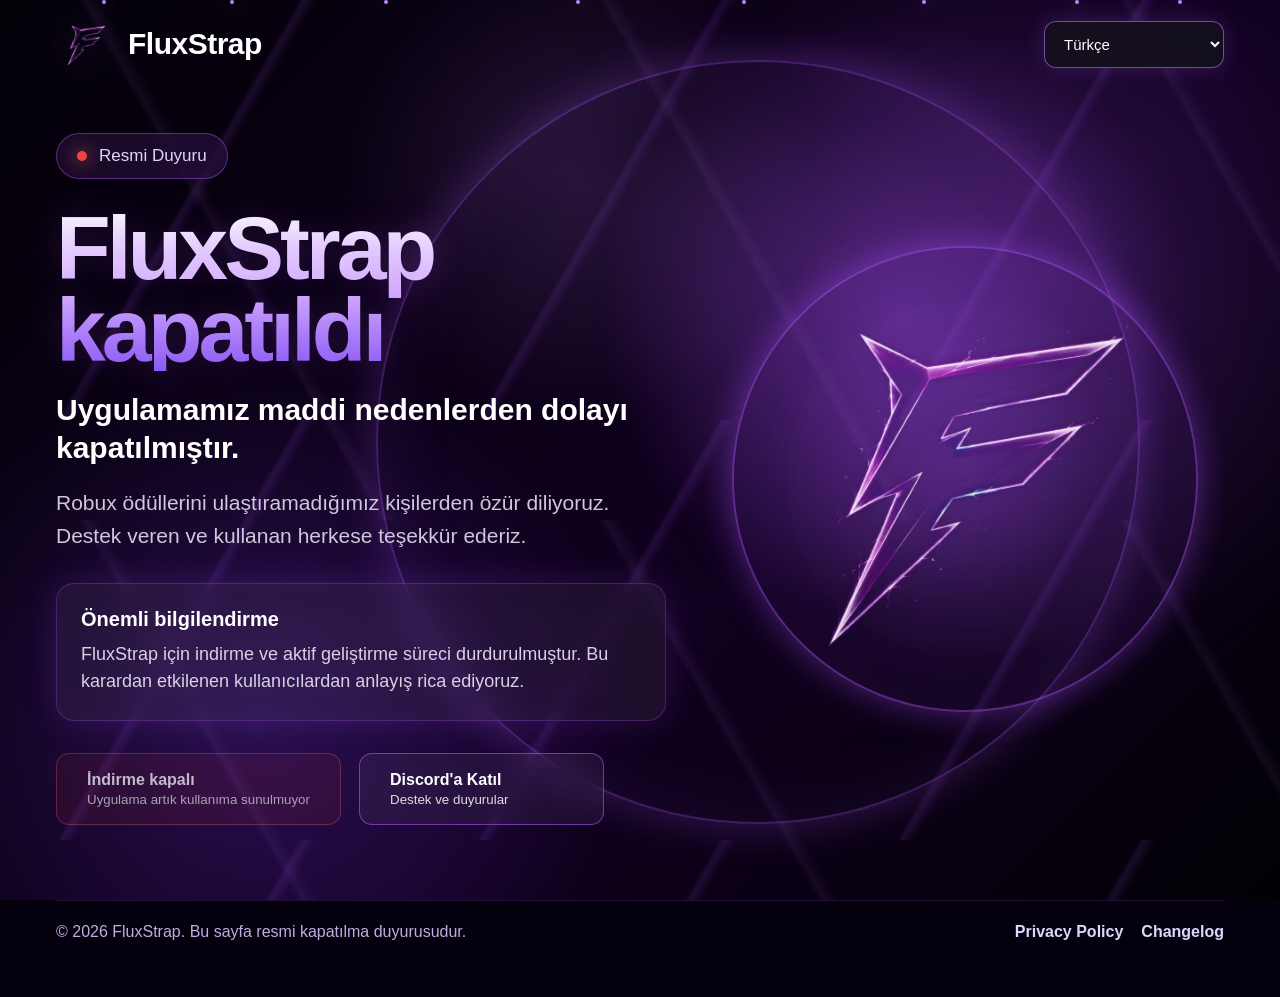
<file: index.html>
<!DOCTYPE html>
<html lang="tr">
<head>
<meta charset="UTF-8" />
<meta name="viewport" content="width=device-width, initial-scale=1.0" />
<title>FluxStrap - Closed</title>
<meta name="description" content="FluxStrap has been closed. We apologize to users whose Robux rewards could not be delivered due to financial reasons." />
<meta name="author" content="FluxStrap" />
<meta name="application-name" content="FluxStrap" />
<meta name="robots" content="index, follow" />
<meta name="theme-color" content="#7c3aed" />

<link rel="canonical" href="https://fluxstrappp.github.io/" />

<link rel="icon" href="/favicon.ico?v=32" type="image/x-icon" sizes="any">
<link rel="shortcut icon" href="/favicon.ico?v=32" type="image/x-icon">
<link rel="apple-touch-icon" sizes="180x180" href="/apple-touch-icon.png?v=32">
<link rel="icon" type="image/png" sizes="32x32" href="/favicon-32x32.png?v=30">
<link rel="icon" type="image/png" sizes="512x512" href="/favicon-512x512.png?v=32">

<meta property="og:type" content="website" />
<meta property="og:site_name" content="FluxStrap" />
<meta property="og:title" content="FluxStrap - Closed" />
<meta property="og:description" content="FluxStrap has been closed. We apologize to users whose Robux rewards could not be delivered due to financial reasons." />
<meta property="og:url" content="https://fluxstrappp.github.io/" />
<meta property="og:image" content="https://fluxstrappp.github.io/flux.png?v=32" />
<meta property="og:image:secure_url" content="https://fluxstrappp.github.io/flux.png?v=32" />
<meta property="og:image:type" content="image/png" />
<meta property="og:image:alt" content="FluxStrap Logo" />

<meta name="twitter:card" content="summary_large_image" />
<meta name="twitter:title" content="FluxStrap - Closed" />
<meta name="twitter:description" content="FluxStrap has been closed. We apologize to users whose Robux rewards could not be delivered due to financial reasons." />
<meta name="twitter:image" content="https://fluxstrappp.github.io/flux.png?v=32" />

<style>
* {
  box-sizing: border-box;
}

html {
  scroll-behavior: smooth;
}

body {
  margin: 0;
  min-height: 100vh;
  overflow-x: hidden;
  color: #ffffff;
  font-family: Arial, Helvetica, sans-serif;
  background: #05000d;
}

/* Background */
body::before {
  content: "";
  position: fixed;
  inset: 0;
  z-index: -6;
  background:
    radial-gradient(circle at 70% 35%, rgba(168, 85, 247, 0.38), transparent 28%),
    radial-gradient(circle at 20% 80%, rgba(124, 58, 237, 0.26), transparent 30%),
    radial-gradient(circle at 45% 20%, rgba(192, 132, 252, 0.16), transparent 24%),
    linear-gradient(135deg, #030008, #10001f 60%, #020005);
}

body::after {
  content: "";
  position: fixed;
  inset: 0;
  z-index: -5;
  background-image:
    linear-gradient(120deg, transparent 0 45%, rgba(168, 85, 247, 0.15) 46%, transparent 48%),
    linear-gradient(60deg, transparent 0 46%, rgba(192, 132, 252, 0.08) 47%, transparent 49%);
  background-size: 420px 420px, 520px 520px;
  animation: bgMove 18s linear infinite;
  opacity: 0.9;
}

@keyframes bgMove {
  to {
    transform: translateY(420px);
  }
}

.bg-glow {
  position: fixed;
  inset: 0;
  z-index: -4;
  pointer-events: none;
}

.bg-glow::before {
  content: "";
  position: absolute;
  width: 760px;
  height: 760px;
  top: 60px;
  right: 140px;
  border-radius: 50%;
  border: 2px solid rgba(168, 85, 247, 0.32);
  box-shadow:
    0 0 45px rgba(168, 85, 247, 0.28),
    inset 0 0 80px rgba(168, 85, 247, 0.10);
  animation: slowSpin 22s linear infinite;
}

.bg-glow::after {
  content: "";
  position: absolute;
  width: 900px;
  height: 900px;
  right: -180px;
  top: -160px;
  border-radius: 50%;
  background: radial-gradient(circle, rgba(168,85,247,0.22), transparent 62%);
  filter: blur(28px);
  animation: glowPulse 6s ease-in-out infinite;
}

@keyframes slowSpin {
  to {
    transform: rotate(360deg);
  }
}

@keyframes glowPulse {
  50% {
    transform: scale(1.08);
    opacity: 0.72;
  }
}

/* Particles */
.particles span {
  position: fixed;
  width: 4px;
  height: 4px;
  background: #c084fc;
  border-radius: 50%;
  box-shadow: 0 0 18px #c084fc;
  animation: rise 12s linear infinite;
  z-index: -3;
}

.particles span:nth-child(1) { left: 8%; animation-delay: 0s; animation-duration: 13s; }
.particles span:nth-child(2) { left: 18%; animation-delay: 3s; animation-duration: 16s; }
.particles span:nth-child(3) { left: 30%; animation-delay: 2s; animation-duration: 11s; }
.particles span:nth-child(4) { left: 45%; animation-delay: 5s; animation-duration: 14s; }
.particles span:nth-child(5) { left: 58%; animation-delay: 1s; animation-duration: 12s; }
.particles span:nth-child(6) { left: 72%; animation-delay: 4s; animation-duration: 15s; }
.particles span:nth-child(7) { left: 84%; animation-delay: 6s; animation-duration: 10s; }
.particles span:nth-child(8) { left: 92%; animation-delay: 2.5s; animation-duration: 17s; }

@keyframes rise {
  from {
    bottom: -40px;
    opacity: 0;
    transform: translateX(0) scale(0.7);
  }

  20% {
    opacity: 1;
  }

  to {
    bottom: 110vh;
    opacity: 0;
    transform: translateX(80px) scale(1.35);
  }
}

/* Navbar */
.nav {
  height: 88px;
  display: flex;
  align-items: center;
  justify-content: space-between;
  padding: 0 56px;
  position: relative;
  z-index: 10;
}

.brand {
  display: flex;
  align-items: center;
  gap: 14px;
  font-size: 30px;
  font-weight: 900;
  letter-spacing: -0.5px;
}

.brand img {
  width: 58px;
  height: 58px;
  object-fit: contain;
  filter: drop-shadow(0 0 22px rgba(168,85,247,.9));
}

select {
  width: 180px;
  padding: 13px 15px;
  border-radius: 12px;
  background: rgba(20, 15, 30, 0.96);
  color: white;
  border: 1px solid rgba(192,132,252,.55);
  outline: none;
  font-size: 15px;
  cursor: pointer;
  box-shadow: 0 0 22px rgba(168,85,247,.22);
}

.hero {
  min-height: calc(100vh - 88px);
  display: grid;
  grid-template-columns: 1fr 0.85fr;
  gap: 40px;
  align-items: center;
  padding: 30px 56px 60px;
  position: relative;
  z-index: 2;
}

.badge {
  display: inline-flex;
  gap: 12px;
  align-items: center;
  padding: 12px 20px;
  border: 1px solid rgba(168,85,247,.45);
  border-radius: 999px;
  background: rgba(168,85,247,.12);
  color: #ddd6fe;
  font-size: 17px;
  backdrop-filter: blur(12px);
}

.dot {
  width: 10px;
  height: 10px;
  background: #ef4444;
  border-radius: 50%;
  box-shadow: 0 0 18px #f87171;
}

h1 {
  font-size: clamp(58px, 7vw, 110px);
  line-height: .92;
  margin: 28px 0 20px;
  background: linear-gradient(180deg, #ffffff, #d8b4fe, #8b5cf6);
  -webkit-background-clip: text;
  color: transparent;
  letter-spacing: -4px;
  text-shadow: 0 0 35px rgba(168,85,247,.22);
}

.subtitle {
  font-size: 30px;
  line-height: 1.25;
  color: #ffffff;
  max-width: 760px;
  font-weight: 900;
}

.desc {
  font-size: 21px;
  line-height: 1.55;
  color: #cfc7dc;
  max-width: 740px;
}

.notice-card {
  margin-top: 30px;
  max-width: 760px;
  padding: 24px;
  border-radius: 18px;
  background: rgba(255,255,255,.055);
  border: 1px solid rgba(168,85,247,.28);
  box-shadow:
    0 0 35px rgba(168,85,247,.18),
    inset 0 0 35px rgba(168,85,247,.04);
  backdrop-filter: blur(12px);
}

.notice-card b {
  display: block;
  margin-bottom: 10px;
  color: #ffffff;
  font-size: 20px;
}

.notice-card span {
  display: block;
  color: #d8d1e6;
  line-height: 1.55;
  font-size: 18px;
}

.buttons {
  display: flex;
  gap: 18px;
  margin-top: 32px;
  flex-wrap: wrap;
}

.btn {
  display: flex;
  align-items: center;
  gap: 14px;
  min-width: 245px;
  padding: 17px 30px;
  border-radius: 13px;
  text-decoration: none;
  color: white;
  font-weight: 900;
  border: 1px solid rgba(168,85,247,.6);
  transition: .25s ease;
}

.secondary {
  background: rgba(255,255,255,.05);
  backdrop-filter: blur(12px);
}

.disabled {
  cursor: not-allowed;
  opacity: .72;
  background: rgba(239,68,68,.12);
  border-color: rgba(248,113,113,.40);
}

.btn small {
  display: block;
  font-weight: 400;
  color: #ddd;
  margin-top: 3px;
}

.btn:hover:not(.disabled) {
  transform: translateY(-3px);
  box-shadow: 0 0 40px rgba(192,132,252,.75);
}

.logo-area {
  position: relative;
  display: grid;
  place-items: center;
  min-height: 560px;
  contain: layout paint;
  isolation: isolate;
}

.logo-glow {
  position: absolute;
  width: 560px;
  height: 560px;
  border-radius: 50%;
  background: radial-gradient(circle, rgba(168,85,247,.32), transparent 66%);
  filter: blur(16px);
  opacity: .9;
  animation: logoGlowSmooth 3.2s ease-in-out infinite;
}

.logo-ring {
  position: absolute;
  width: min(560px, 90%);
  aspect-ratio: 1 / 1;
  border-radius: 50%;
  border: 2px solid rgba(168,85,247,.45);
  box-shadow:
    0 0 35px rgba(168,85,247,.38),
    inset 0 0 60px rgba(168,85,247,.10);
  animation: ringBreathSmooth 4.5s ease-in-out infinite;
}

.logo-motion {
  width: min(480px, 88%);
  position: relative;
  z-index: 2;
  animation: logoFloatSmooth 2.6s ease-in-out infinite;
}

.main-logo {
  width: 100%;
  height: auto;
  display: block;
  object-fit: contain;
  filter: grayscale(.15);
  opacity: .9;
  user-select: none;
  pointer-events: none;
}

@keyframes logoFloatSmooth {
  0%, 100% {
    transform: translate3d(0, 0, 0);
  }

  50% {
    transform: translate3d(0, -24px, 0);
  }
}

@keyframes logoGlowSmooth {
  0%, 100% {
    transform: scale(1);
    opacity: .86;
  }

  50% {
    transform: scale(1.08);
    opacity: .62;
  }
}

@keyframes ringBreathSmooth {
  0%, 100% {
    transform: scale(1);
    opacity: .95;
  }

  50% {
    transform: scale(1.035);
    opacity: .72;
  }
}

.footer {
  margin: 0 56px 34px;
  padding: 22px 0;
  display: flex;
  justify-content: space-between;
  align-items: center;
  gap: 18px;
  color: #bcaee0;
  position: relative;
  z-index: 2;
  border-top: 1px solid rgba(168,85,247,.18);
}

.footer-links {
  display: flex;
  gap: 18px;
  flex-wrap: wrap;
}

.footer a {
  color: #ddd6fe;
  text-decoration: none;
  font-weight: 700;
}

.footer a:hover {
  color: #ffffff;
  text-shadow: 0 0 15px rgba(192,132,252,.65);
}

@media (max-width: 1050px) {
  .hero {
    grid-template-columns: 1fr;
  }

  .logo-area {
    order: -1;
    min-height: 420px;
  }
}

@media (max-width: 760px) {
  .nav {
    padding: 18px;
    height: auto;
    align-items: flex-start;
    gap: 14px;
  }

  .brand {
    font-size: 24px;
  }

  .brand img {
    width: 42px;
    height: 42px;
  }

  select {
    width: 145px;
  }

  .hero {
    padding: 20px;
  }

  h1 {
    font-size: 54px;
    letter-spacing: -2px;
  }

  .subtitle {
    font-size: 23px;
  }

  .desc {
    font-size: 18px;
  }

  .btn {
    width: 100%;
    min-width: 0;
  }

  .footer {
    margin: 20px;
    flex-direction: column;
    align-items: flex-start;
  }
}
</style>
</head>

<body>
<div class="bg-glow"></div>

<div class="particles">
  <span></span>
  <span></span>
  <span></span>
  <span></span>
  <span></span>
  <span></span>
  <span></span>
  <span></span>
</div>

<header class="nav">
  <div class="brand">
    <img src="/flux-512.png?v=32" srcset="/flux-512.png?v=32 512w, /flux-1024.png?v=32 1024w" sizes="50px" width="50" height="50" alt="FluxStrap Logo" decoding="async">
    <span>FluxStrap</span>
  </div>

  <div class="lang">
    <select id="languageSelect">
      <option value="tr" selected>Türkçe</option>
      <option value="en">English</option>
      <option value="ar">العربية</option>
      <option value="ru">Русский</option>
      <option value="de">Deutsch</option>
      <option value="es">Español</option>
      <option value="fr">Français</option>
      <option value="it">Italiano</option>
      <option value="pt">Português</option>
      <option value="ja">日本語</option>
    </select>
  </div>
</header>

<main class="hero">
  <section class="hero-left">
    <div class="badge">
      <span class="dot"></span>
      <span data-i18n="badge">Resmi Duyuru</span>
    </div>

    <h1 data-i18n="title">FluxStrap kapatıldı</h1>

    <div class="subtitle" data-i18n="subtitle">
      Uygulamamız maddi nedenlerden dolayı kapatılmıştır.
    </div>

    <p class="desc" data-i18n="desc">
      Robux ödüllerini ulaştıramadığımız kişilerden özür diliyoruz. Destek veren ve kullanan herkese teşekkür ederiz.
    </p>

    <div class="notice-card">
      <b data-i18n="noticeTitle">Önemli bilgilendirme</b>
      <span data-i18n="noticeText">
        FluxStrap için indirme ve aktif geliştirme süreci durdurulmuştur. Bu karardan etkilenen kullanıcılardan anlayış rica ediyoruz.
      </span>
    </div>

    <div class="buttons">
      <a class="btn disabled" href="#" aria-disabled="true" onclick="return false;">
        <div>
          <span data-i18n="downloadClosed">İndirme kapalı</span>
          <small data-i18n="downloadClosedSmall">Uygulama artık kullanıma sunulmuyor</small>
        </div>
      </a>

      <a class="btn secondary" href="https://discord.gg/NVr4aPT88" target="_blank" rel="noopener noreferrer">
        <div>
          <span data-i18n="discord">Discord'a Katıl</span>
          <small data-i18n="community">Destek ve duyurular</small>
        </div>
      </a>
    </div>
  </section>

  <section class="logo-area" aria-label="FluxStrap Logo">
    <div class="logo-glow"></div>
    <div class="logo-ring"></div>
    <div class="logo-motion">
      <img class="main-logo" src="/flux-2048.png?v=32" srcset="/flux-1024.png?v=32 1024w, /flux-2048.png?v=32 2048w" sizes="(max-width: 1050px) 90vw, 480px" alt="FluxStrap Logo" decoding="async" fetchpriority="high">
    </div>
  </section>
</main>

<footer class="footer">
  <div data-i18n="footer">© 2026 FluxStrap. Bu sayfa resmi kapatılma duyurusudur.</div>
  <div class="footer-links">
    <a href="privacy.html">Privacy Policy</a>
    <a href="changelog.html">Changelog</a>
  </div>
</footer>

<script>
const translations = {
  tr: {
    badge: "Resmi Duyuru",
    title: "FluxStrap kapatıldı",
    subtitle: "Uygulamamız maddi nedenlerden dolayı kapatılmıştır.",
    desc: "Robux ödüllerini ulaştıramadığımız kişilerden özür diliyoruz. Destek veren ve kullanan herkese teşekkür ederiz.",
    noticeTitle: "Önemli bilgilendirme",
    noticeText: "FluxStrap için indirme ve aktif geliştirme süreci durdurulmuştur. Bu karardan etkilenen kullanıcılardan anlayış rica ediyoruz.",
    downloadClosed: "İndirme kapalı",
    downloadClosedSmall: "Uygulama artık kullanıma sunulmuyor",
    discord: "Discord'a Katıl",
    community: "Destek ve duyurular",
    footer: "© 2026 FluxStrap. Bu sayfa resmi kapatılma duyurusudur."
  },

  en: {
    badge: "Official Notice",
    title: "FluxStrap has been closed",
    subtitle: "Our application has been closed due to financial reasons.",
    desc: "We apologize to everyone whose Robux rewards could not be delivered. Thank you to everyone who supported and used FluxStrap.",
    noticeTitle: "Important notice",
    noticeText: "Downloads and active development for FluxStrap have been stopped. We kindly ask for understanding from users affected by this decision.",
    downloadClosed: "Download closed",
    downloadClosedSmall: "The application is no longer available",
    discord: "Join Discord",
    community: "Support and announcements",
    footer: "© 2026 FluxStrap. This page is the official closure notice."
  },

  ar: {
    badge: "إشعار رسمي",
    title: "تم إغلاق FluxStrap",
    subtitle: "تم إغلاق تطبيقنا بسبب أسباب مالية.",
    desc: "نعتذر لكل من لم نتمكن من تسليم مكافآت Robux لهم. شكراً لكل من دعم واستخدم FluxStrap.",
    noticeTitle: "إشعار مهم",
    noticeText: "تم إيقاف التنزيلات والتطوير النشط لـ FluxStrap. نرجو تفهم المستخدمين المتأثرين بهذا القرار.",
    downloadClosed: "التنزيل مغلق",
    downloadClosedSmall: "التطبيق لم يعد متاحاً",
    discord: "انضم إلى Discord",
    community: "الدعم والإعلانات",
    footer: "© 2026 FluxStrap. هذه الصفحة هي إشعار الإغلاق الرسمي."
  },

  ru: {
    badge: "Официальное уведомление",
    title: "FluxStrap закрыт",
    subtitle: "Наше приложение было закрыто по финансовым причинам.",
    desc: "Мы приносим извинения всем, кому не смогли выдать награды Robux. Спасибо всем, кто поддерживал и использовал FluxStrap.",
    noticeTitle: "Важное уведомление",
    noticeText: "Загрузки и активная разработка FluxStrap остановлены. Мы просим понимания у пользователей, которых затронуло это решение.",
    downloadClosed: "Загрузка закрыта",
    downloadClosedSmall: "Приложение больше недоступно",
    discord: "Войти в Discord",
    community: "Поддержка и объявления",
    footer: "© 2026 FluxStrap. Эта страница является официальным уведомлением о закрытии."
  },

  de: {
    badge: "Offizielle Mitteilung",
    title: "FluxStrap wurde geschlossen",
    subtitle: "Unsere Anwendung wurde aus finanziellen Gründen geschlossen.",
    desc: "Wir entschuldigen uns bei allen, denen wir Robux-Belohnungen nicht liefern konnten. Danke an alle, die FluxStrap unterstützt und genutzt haben.",
    noticeTitle: "Wichtige Information",
    noticeText: "Downloads und aktive Entwicklung für FluxStrap wurden gestoppt. Wir bitten betroffene Nutzer um Verständnis.",
    downloadClosed: "Download geschlossen",
    downloadClosedSmall: "Die Anwendung ist nicht mehr verfügbar",
    discord: "Discord beitreten",
    community: "Support und Ankündigungen",
    footer: "© 2026 FluxStrap. Diese Seite ist die offizielle Schließungsmitteilung."
  },

  es: {
    badge: "Aviso oficial",
    title: "FluxStrap ha cerrado",
    subtitle: "Nuestra aplicación ha cerrado por motivos financieros.",
    desc: "Pedimos disculpas a todos aquellos a quienes no pudimos entregar recompensas de Robux. Gracias a todos los que apoyaron y usaron FluxStrap.",
    noticeTitle: "Aviso importante",
    noticeText: "Las descargas y el desarrollo activo de FluxStrap se han detenido. Pedimos comprensión a los usuarios afectados por esta decisión.",
    downloadClosed: "Descarga cerrada",
    downloadClosedSmall: "La aplicación ya no está disponible",
    discord: "Unirse a Discord",
    community: "Soporte y anuncios",
    footer: "© 2026 FluxStrap. Esta página es el aviso oficial de cierre."
  },

  fr: {
    badge: "Avis officiel",
    title: "FluxStrap est fermé",
    subtitle: "Notre application a été fermée pour des raisons financières.",
    desc: "Nous nous excusons auprès de toutes les personnes à qui nous n'avons pas pu remettre les récompenses Robux. Merci à tous ceux qui ont soutenu et utilisé FluxStrap.",
    noticeTitle: "Information importante",
    noticeText: "Les téléchargements et le développement actif de FluxStrap ont été arrêtés. Nous demandons la compréhension des utilisateurs concernés par cette décision.",
    downloadClosed: "Téléchargement fermé",
    downloadClosedSmall: "L'application n'est plus disponible",
    discord: "Rejoindre Discord",
    community: "Support et annonces",
    footer: "© 2026 FluxStrap. Cette page est l'avis officiel de fermeture."
  },

  it: {
    badge: "Avviso ufficiale",
    title: "FluxStrap è stato chiuso",
    subtitle: "La nostra applicazione è stata chiusa per motivi finanziari.",
    desc: "Ci scusiamo con tutti coloro a cui non siamo riusciti a consegnare le ricompense Robux. Grazie a tutti quelli che hanno supportato e usato FluxStrap.",
    noticeTitle: "Avviso importante",
    noticeText: "I download e lo sviluppo attivo di FluxStrap sono stati interrotti. Chiediamo comprensione agli utenti coinvolti da questa decisione.",
    downloadClosed: "Download chiuso",
    downloadClosedSmall: "L'applicazione non è più disponibile",
    discord: "Unisciti a Discord",
    community: "Supporto e annunci",
    footer: "© 2026 FluxStrap. Questa pagina è l'avviso ufficiale di chiusura."
  },

  pt: {
    badge: "Aviso oficial",
    title: "FluxStrap foi fechado",
    subtitle: "Nosso aplicativo foi fechado por motivos financeiros.",
    desc: "Pedimos desculpas a todos aqueles a quem não conseguimos entregar recompensas de Robux. Obrigado a todos que apoiaram e usaram o FluxStrap.",
    noticeTitle: "Aviso importante",
    noticeText: "Os downloads e o desenvolvimento ativo do FluxStrap foram encerrados. Pedimos compreensão aos usuários afetados por esta decisão.",
    downloadClosed: "Download fechado",
    downloadClosedSmall: "O aplicativo não está mais disponível",
    discord: "Entrar no Discord",
    community: "Suporte e anúncios",
    footer: "© 2026 FluxStrap. Esta página é o aviso oficial de fechamento."
  },

  ja: {
    badge: "公式のお知らせ",
    title: "FluxStrap は閉鎖されました",
    subtitle: "当アプリは財政上の理由により閉鎖されました。",
    desc: "Robux 報酬をお渡しできなかった皆様にお詫び申し上げます。FluxStrap を支援し利用してくださった皆様、ありがとうございました。",
    noticeTitle: "重要なお知らせ",
    noticeText: "FluxStrap のダウンロードと積極的な開発は停止されました。この決定により影響を受けたユーザーの皆様にご理解をお願いいたします。",
    downloadClosed: "ダウンロード停止",
    downloadClosedSmall: "アプリは現在利用できません",
    discord: "Discordに参加",
    community: "サポートとお知らせ",
    footer: "© 2026 FluxStrap. このページは公式の閉鎖通知です。"
  }
};

const select = document.getElementById("languageSelect");

function setLanguage(lang) {
  const data = translations[lang] || translations.tr;

  document.querySelectorAll("[data-i18n]").forEach((el) => {
    const key = el.getAttribute("data-i18n");
    if (data[key]) {
      el.textContent = data[key];
    }
  });

  document.documentElement.lang = lang;
  document.documentElement.dir = lang === "ar" ? "rtl" : "ltr";
  localStorage.setItem("fluxstrap-language", lang);
}

select.addEventListener("change", () => {
  setLanguage(select.value);
});

const savedLanguage = localStorage.getItem("fluxstrap-language") || "tr";
select.value = translations[savedLanguage] ? savedLanguage : "tr";
setLanguage(select.value);
</script>
</body>
</html>
</file>
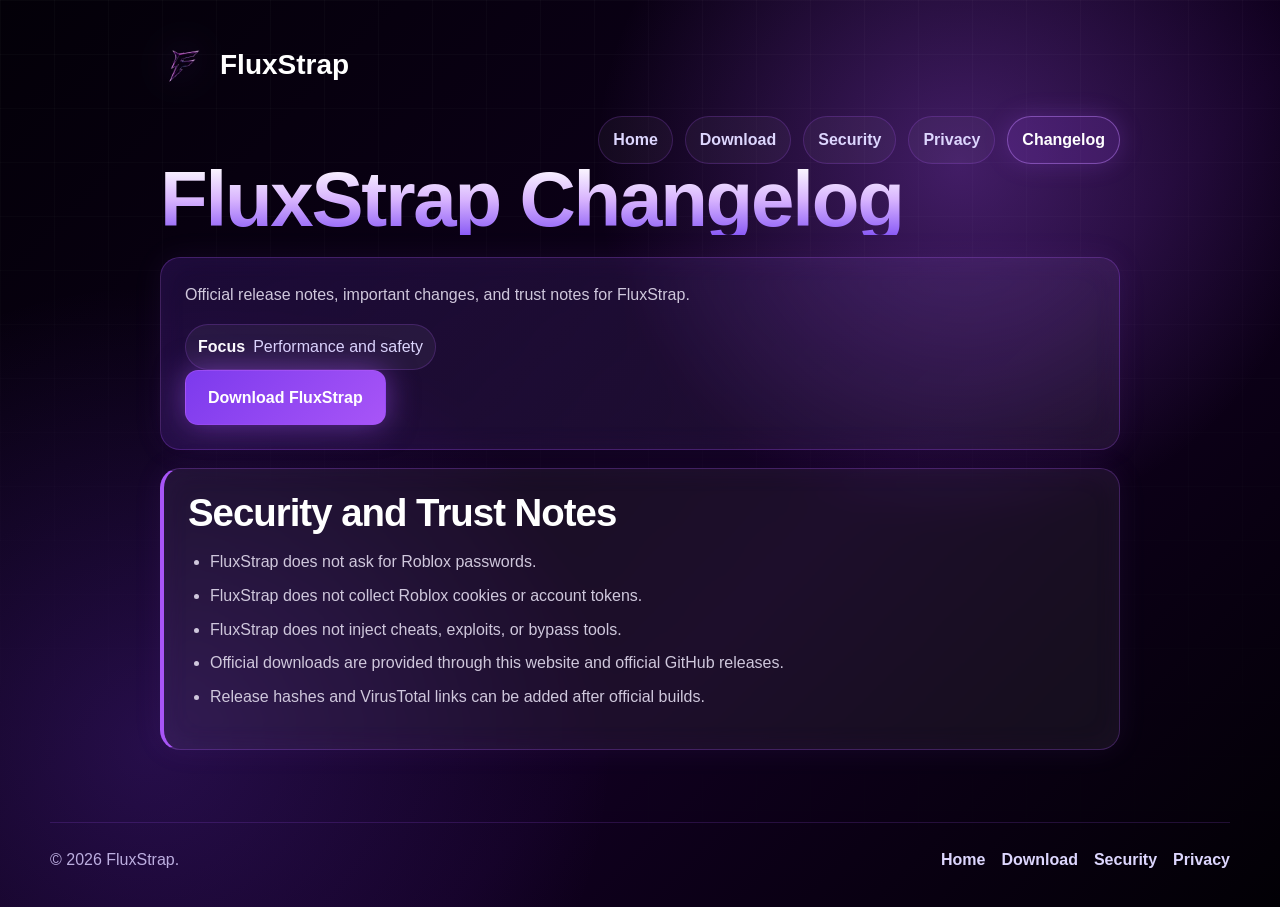
<file: changelog.html>
<!DOCTYPE html>
<html lang="en">
<head>
<meta charset="UTF-8">
<meta name="viewport" content="width=device-width, initial-scale=1.0">
<title>FluxStrap Changelog - Updates and Release Notes</title>
<meta name="description" content="Official FluxStrap changelog with release notes, improvements, security notes, and Roblox performance launcher changes.">
<meta name="robots" content="index, follow, max-image-preview:large">
<meta name="theme-color" content="#7c3aed">
<link rel="canonical" href="https://fluxstrappp.github.io/changelog.html">
<link rel="stylesheet" href="/site.css?v=33">
<link rel="icon" href="/favicon.ico?v=33" type="image/x-icon" sizes="any">
<link rel="apple-touch-icon" sizes="180x180" href="/apple-touch-icon.png?v=33">
<link rel="icon" type="image/png" sizes="48x48" href="/favicon-48x48.png?v=33">
<link rel="icon" type="image/png" sizes="96x96" href="/favicon-96x96.png?v=33">
<meta property="og:type" content="website">
<meta property="og:site_name" content="FluxStrap">
<meta property="og:title" content="FluxStrap Changelog - Updates and Release Notes">
<meta property="og:description" content="Official FluxStrap release notes and update history.">
<meta property="og:url" content="https://fluxstrappp.github.io/changelog.html">
<meta property="og:image" content="https://fluxstrappp.github.io/flux-1024.png?v=33">
<script type="application/ld+json">
{
  "@context": "https://schema.org",
  "@type": "WebPage",
  "name": "FluxStrap Changelog",
  "url": "https://fluxstrappp.github.io/changelog.html",
  "description": "Official FluxStrap release notes and update history.",
  "publisher": {
    "@type": "Organization",
    "name": "FluxStrap",
    "url": "https://fluxstrappp.github.io/",
    "logo": "https://fluxstrappp.github.io/flux-1024.png?v=33"
  }
}
</script>
</head>
<body>
<div class="ambient" aria-hidden="true"></div>
<main class="page">
  <a class="page-logo" href="/">
    <img src="/flux-512.png?v=33" width="46" height="46" alt="FluxStrap logo">
    <span>FluxStrap</span>
  </a>

  <nav class="nav-links" aria-label="Main navigation">
    <a href="index.html">Home</a>
    <a href="download.html">Download</a>
    <a href="security.html">Security</a>
    <a href="privacy.html">Privacy</a>
    <a class="active" href="changelog.html">Changelog</a>
  </nav>

  <h1 class="page-title">FluxStrap Changelog</h1>

  <section class="page-card highlight">
    <p class="muted">Official release notes, important changes, and trust notes for FluxStrap.</p>
    <div class="quick-facts">
      <span><b>Focus</b> Performance and safety</span>
    </div>
    <a class="btn primary" href="download.html">Download FluxStrap</a>
  </section>

  <section class="page-card notice">
    <h2>Security and Trust Notes</h2>
    <ul>
      <li>FluxStrap does not ask for Roblox passwords.</li>
      <li>FluxStrap does not collect Roblox cookies or account tokens.</li>
      <li>FluxStrap does not inject cheats, exploits, or bypass tools.</li>
      <li>Official downloads are provided through this website and official GitHub releases.</li>
      <li>Release hashes and VirusTotal links can be added after official builds.</li>
    </ul>
  </section>
</main>
<footer class="footer">
  <span>&copy; 2026 FluxStrap.</span>
  <div class="footer-links">
    <a href="/">Home</a>
    <a href="download.html">Download</a>
    <a href="security.html">Security</a>
    <a href="privacy.html">Privacy</a>
  </div>
</footer>
</body>
</html>
</file>
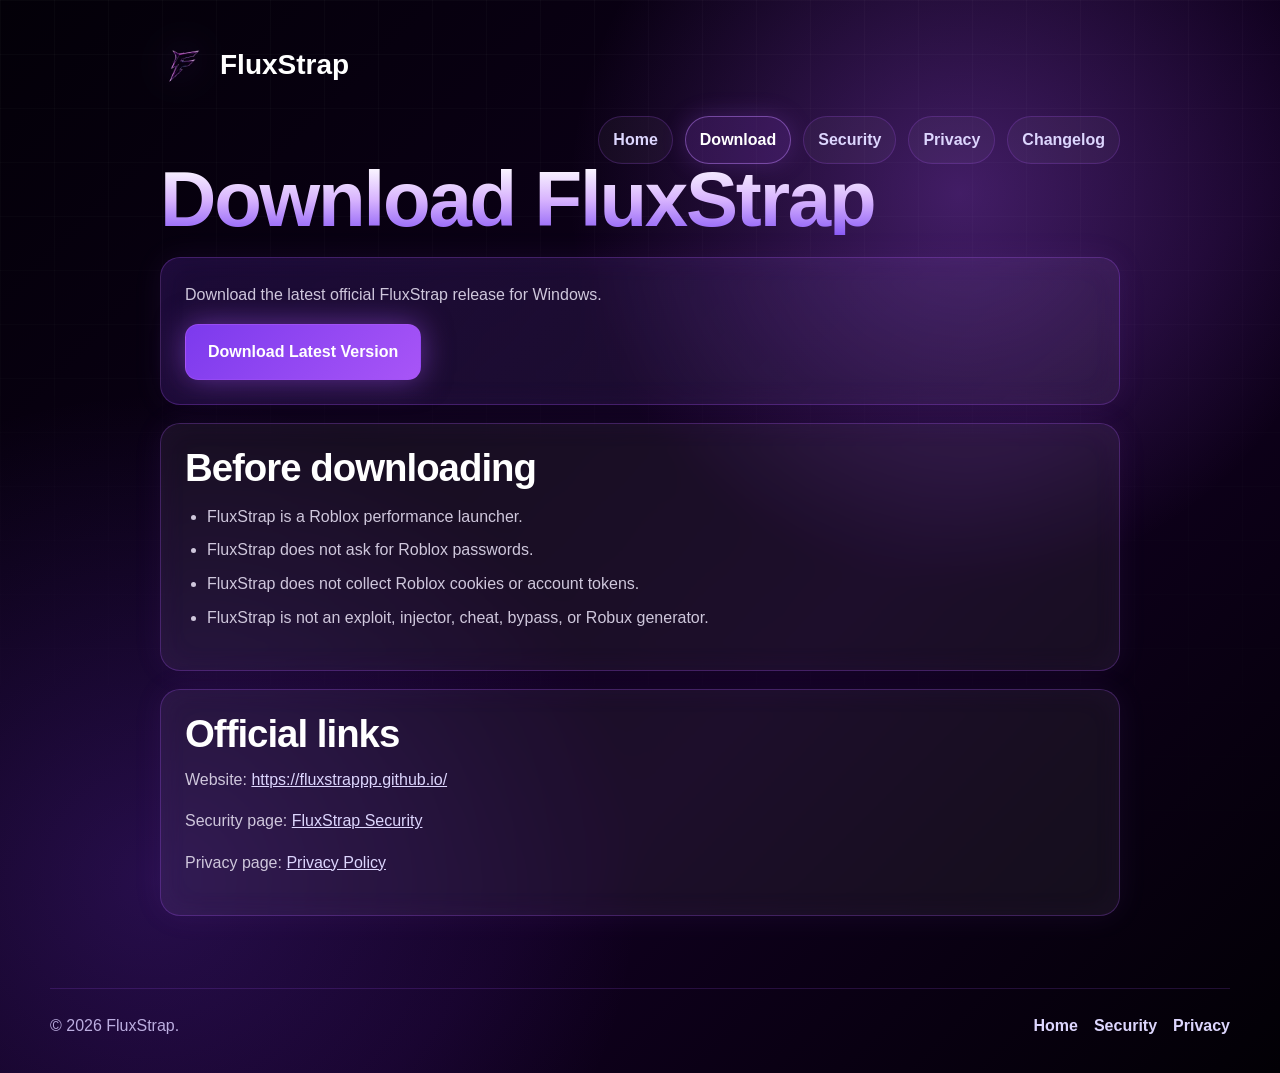
<file: download.html>
<!DOCTYPE html>
<html lang="en">
<head>
<meta charset="UTF-8">
<meta name="viewport" content="width=device-width, initial-scale=1.0">
<title>Download FluxStrap - Roblox Performance Launcher</title>
<meta name="description" content="Download FluxStrap, the Roblox performance launcher for FPS, graphics, FastFlags, profiles, repair tools, and safe Roblox optimization.">
<meta name="robots" content="index, follow, max-image-preview:large">
<meta name="theme-color" content="#7c3aed">
<link rel="canonical" href="https://fluxstrappp.github.io/download.html">
<link rel="stylesheet" href="/site.css?v=33">
<link rel="icon" href="/favicon.ico?v=33" type="image/x-icon" sizes="any">
<link rel="apple-touch-icon" sizes="180x180" href="/apple-touch-icon.png?v=33">
<link rel="icon" type="image/png" sizes="48x48" href="/favicon-48x48.png?v=33">
<link rel="icon" type="image/png" sizes="96x96" href="/favicon-96x96.png?v=33">
<meta property="og:type" content="website">
<meta property="og:site_name" content="FluxStrap">
<meta property="og:title" content="Download FluxStrap - Roblox Performance Launcher">
<meta property="og:description" content="Download FluxStrap for Windows from the official release link.">
<meta property="og:url" content="https://fluxstrappp.github.io/download.html">
<meta property="og:image" content="https://fluxstrappp.github.io/flux-1024.png?v=33">
</head>
<body>
<div class="ambient" aria-hidden="true"></div>
<main class="page">
  <a class="page-logo" href="/">
    <img src="/flux-512.png?v=33" width="46" height="46" alt="FluxStrap logo">
    <span>FluxStrap</span>
  </a>

  <nav class="nav-links" aria-label="Main navigation">
    <a href="index.html">Home</a>
    <a class="active" href="download.html">Download</a>
    <a href="security.html">Security</a>
    <a href="privacy.html">Privacy</a>
    <a href="changelog.html">Changelog</a>
  </nav>

  <h1 class="page-title">Download FluxStrap</h1>

  <section class="page-card highlight">
    <p class="muted">Download the latest official FluxStrap release for Windows.</p>
    <a class="btn primary" href="https://github.com/FluxStrappp/fluxstrappp.github.io/releases/latest/download/FluxStrap.exe" rel="noopener noreferrer">Download Latest Version</a>
  </section>

  <section class="page-card">
    <h2>Before downloading</h2>
    <ul>
      <li>FluxStrap is a Roblox performance launcher.</li>
      <li>FluxStrap does not ask for Roblox passwords.</li>
      <li>FluxStrap does not collect Roblox cookies or account tokens.</li>
      <li>FluxStrap is not an exploit, injector, cheat, bypass, or Robux generator.</li>
    </ul>
  </section>

  <section class="page-card">
    <h2>Official links</h2>
    <p>Website: <a href="https://fluxstrappp.github.io/">https://fluxstrappp.github.io/</a></p>
    <p>Security page: <a href="security.html">FluxStrap Security</a></p>
    <p>Privacy page: <a href="privacy.html">Privacy Policy</a></p>
  </section>
</main>
<footer class="footer">
  <span>&copy; 2026 FluxStrap.</span>
  <div class="footer-links">
    <a href="/">Home</a>
    <a href="security.html">Security</a>
    <a href="privacy.html">Privacy</a>
  </div>
</footer>
</body>
</html>
</file>
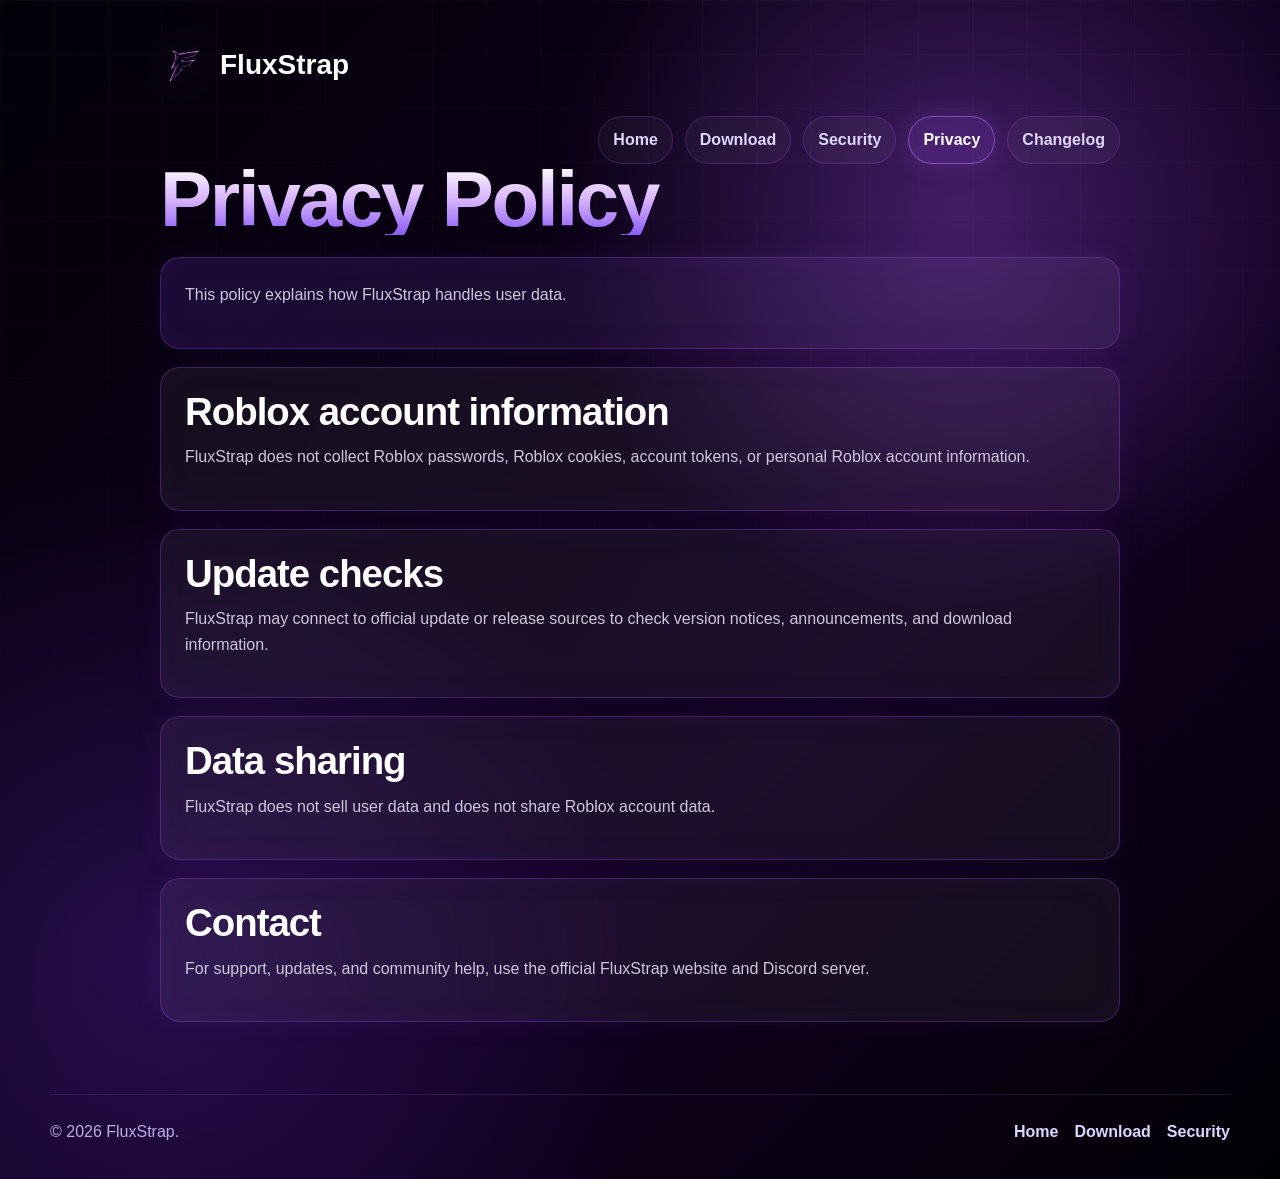
<file: privacy.html>
<!DOCTYPE html>
<html lang="en">
<head>
<meta charset="UTF-8">
<meta name="viewport" content="width=device-width, initial-scale=1.0">
<title>FluxStrap Privacy Policy</title>
<meta name="description" content="FluxStrap privacy policy: FluxStrap does not collect Roblox passwords, cookies, account tokens, or personal Roblox account information.">
<meta name="robots" content="index, follow, max-image-preview:large">
<meta name="theme-color" content="#7c3aed">
<link rel="canonical" href="https://fluxstrappp.github.io/privacy.html">
<link rel="stylesheet" href="/site.css?v=33">
<link rel="icon" href="/favicon.ico?v=33" type="image/x-icon" sizes="any">
<link rel="apple-touch-icon" sizes="180x180" href="/apple-touch-icon.png?v=33">
<link rel="icon" type="image/png" sizes="48x48" href="/favicon-48x48.png?v=33">
<link rel="icon" type="image/png" sizes="96x96" href="/favicon-96x96.png?v=33">
<meta property="og:type" content="website">
<meta property="og:site_name" content="FluxStrap">
<meta property="og:title" content="FluxStrap Privacy Policy">
<meta property="og:description" content="FluxStrap does not collect Roblox passwords, cookies, account tokens, or personal Roblox account information.">
<meta property="og:url" content="https://fluxstrappp.github.io/privacy.html">
<meta property="og:image" content="https://fluxstrappp.github.io/flux-1024.png?v=33">
</head>
<body>
<div class="ambient" aria-hidden="true"></div>
<main class="page">
  <a class="page-logo" href="/">
    <img src="/flux-512.png?v=33" width="46" height="46" alt="FluxStrap logo">
    <span>FluxStrap</span>
  </a>

  <nav class="nav-links" aria-label="Main navigation">
    <a href="index.html">Home</a>
    <a href="download.html">Download</a>
    <a href="security.html">Security</a>
    <a class="active" href="privacy.html">Privacy</a>
    <a href="changelog.html">Changelog</a>
  </nav>

  <h1 class="page-title">Privacy Policy</h1>

  <section class="page-card highlight">
    <p class="muted">This policy explains how FluxStrap handles user data.</p>
  </section>

  <section class="page-card">
    <h2>Roblox account information</h2>
    <p>FluxStrap does not collect Roblox passwords, Roblox cookies, account tokens, or personal Roblox account information.</p>
  </section>

  <section class="page-card">
    <h2>Update checks</h2>
    <p>FluxStrap may connect to official update or release sources to check version notices, announcements, and download information.</p>
  </section>

  <section class="page-card">
    <h2>Data sharing</h2>
    <p>FluxStrap does not sell user data and does not share Roblox account data.</p>
  </section>

  <section class="page-card">
    <h2>Contact</h2>
    <p>For support, updates, and community help, use the official FluxStrap website and Discord server.</p>
  </section>
</main>
<footer class="footer">
  <span>&copy; 2026 FluxStrap.</span>
  <div class="footer-links">
    <a href="/">Home</a>
    <a href="download.html">Download</a>
    <a href="security.html">Security</a>
  </div>
</footer>
</body>
</html>
</file>
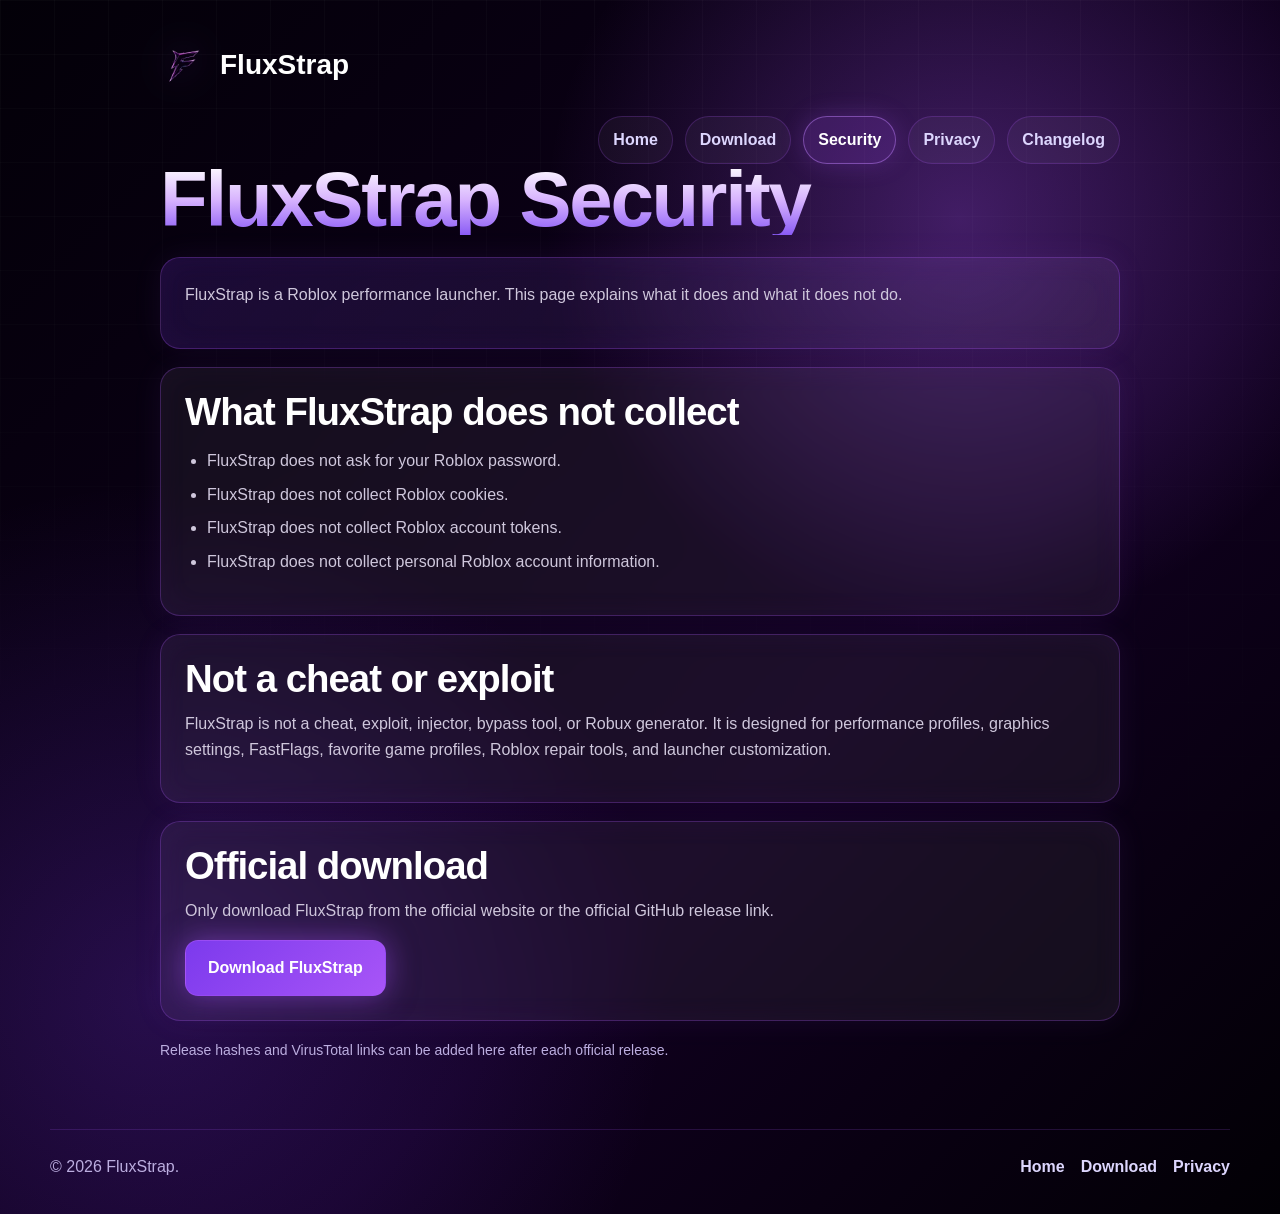
<file: security.html>
<!DOCTYPE html>
<html lang="en">
<head>
<meta charset="UTF-8">
<meta name="viewport" content="width=device-width, initial-scale=1.0">
<title>FluxStrap Security - Safe Roblox Performance Launcher</title>
<meta name="description" content="FluxStrap security information: no Roblox passwords, cookies, account tokens, exploit injection, cheat injection, or Robux generator claims.">
<meta name="robots" content="index, follow, max-image-preview:large">
<meta name="theme-color" content="#7c3aed">
<link rel="canonical" href="https://fluxstrappp.github.io/security.html">
<link rel="stylesheet" href="/site.css?v=33">
<link rel="icon" href="/favicon.ico?v=33" type="image/x-icon" sizes="any">
<link rel="apple-touch-icon" sizes="180x180" href="/apple-touch-icon.png?v=33">
<link rel="icon" type="image/png" sizes="48x48" href="/favicon-48x48.png?v=33">
<link rel="icon" type="image/png" sizes="96x96" href="/favicon-96x96.png?v=33">
<meta property="og:type" content="website">
<meta property="og:site_name" content="FluxStrap">
<meta property="og:title" content="FluxStrap Security - Safe Roblox Performance Launcher">
<meta property="og:description" content="FluxStrap does not ask for Roblox passwords, cookies, or account tokens, and is not an exploit or cheat injector.">
<meta property="og:url" content="https://fluxstrappp.github.io/security.html">
<meta property="og:image" content="https://fluxstrappp.github.io/flux-1024.png?v=33">
</head>
<body>
<div class="ambient" aria-hidden="true"></div>
<main class="page">
  <a class="page-logo" href="/">
    <img src="/flux-512.png?v=33" width="46" height="46" alt="FluxStrap logo">
    <span>FluxStrap</span>
  </a>

  <nav class="nav-links" aria-label="Main navigation">
    <a href="index.html">Home</a>
    <a href="download.html">Download</a>
    <a class="active" href="security.html">Security</a>
    <a href="privacy.html">Privacy</a>
    <a href="changelog.html">Changelog</a>
  </nav>

  <h1 class="page-title">FluxStrap Security</h1>

  <section class="page-card highlight">
    <p class="muted">FluxStrap is a Roblox performance launcher. This page explains what it does and what it does not do.</p>
  </section>

  <section class="page-card">
    <h2>What FluxStrap does not collect</h2>
    <ul>
      <li>FluxStrap does not ask for your Roblox password.</li>
      <li>FluxStrap does not collect Roblox cookies.</li>
      <li>FluxStrap does not collect Roblox account tokens.</li>
      <li>FluxStrap does not collect personal Roblox account information.</li>
    </ul>
  </section>

  <section class="page-card">
    <h2>Not a cheat or exploit</h2>
    <p>FluxStrap is not a cheat, exploit, injector, bypass tool, or Robux generator. It is designed for performance profiles, graphics settings, FastFlags, favorite game profiles, Roblox repair tools, and launcher customization.</p>
  </section>

  <section class="page-card">
    <h2>Official download</h2>
    <p>Only download FluxStrap from the official website or the official GitHub release link.</p>
    <a class="btn primary" href="https://github.com/FluxStrappp/fluxstrappp.github.io/releases/latest/download/FluxStrap.exe" rel="noopener noreferrer">Download FluxStrap</a>
  </section>

  <p class="small">Release hashes and VirusTotal links can be added here after each official release.</p>
</main>
<footer class="footer">
  <span>&copy; 2026 FluxStrap.</span>
  <div class="footer-links">
    <a href="/">Home</a>
    <a href="download.html">Download</a>
    <a href="privacy.html">Privacy</a>
  </div>
</footer>
</body>
</html>
</file>
<file: site.css>
:root {
  --bg: #05000d;
  --panel: rgba(255, 255, 255, 0.055);
  --panel-strong: rgba(124, 58, 237, 0.16);
  --border: rgba(168, 85, 247, 0.28);
  --border-strong: rgba(192, 132, 252, 0.46);
  --text: #ffffff;
  --muted: #cfc7dc;
  --soft: #bcaee0;
  --accent: #a855f7;
  --accent-2: #7c3aed;
  --accent-3: #d8b4fe;
}

* {
  box-sizing: border-box;
}

html {
  scroll-behavior: smooth;
}

body {
  margin: 0;
  min-height: 100vh;
  overflow-x: hidden;
  color: var(--text);
  font-family: Arial, Helvetica, sans-serif;
  line-height: 1.6;
  background:
    radial-gradient(circle at 75% 18%, rgba(168, 85, 247, 0.34), transparent 30%),
    radial-gradient(circle at 12% 82%, rgba(124, 58, 237, 0.24), transparent 34%),
    linear-gradient(135deg, #030008, #10001f 62%, #020005);
}

a {
  color: #ddd6fe;
}

.ambient {
  position: fixed;
  inset: 0;
  z-index: -1;
  pointer-events: none;
  background:
    linear-gradient(rgba(255,255,255,0.032) 1px, transparent 1px),
    linear-gradient(90deg, rgba(255,255,255,0.032) 1px, transparent 1px);
  background-size: 54px 54px;
  mask-image: linear-gradient(to bottom, rgba(0,0,0,.78), transparent);
}

.topbar,
.footer {
  width: min(1180px, calc(100% - 40px));
  margin: 0 auto;
}

.topbar {
  min-height: 88px;
  display: flex;
  align-items: center;
  justify-content: space-between;
  gap: 24px;
}

.brand {
  display: inline-flex;
  align-items: center;
  gap: 14px;
  color: var(--text);
  text-decoration: none;
  font-size: 28px;
  font-weight: 900;
  letter-spacing: -0.7px;
}

.brand img,
.page-logo img {
  object-fit: contain;
  filter: drop-shadow(0 0 20px rgba(168, 85, 247, .82));
}

.nav-links {
  display: flex;
  align-items: center;
  justify-content: flex-end;
  gap: 12px;
  flex-wrap: wrap;
}

.nav-links a {
  padding: 10px 14px;
  border: 1px solid rgba(168,85,247,.22);
  border-radius: 999px;
  color: #ddd6fe;
  text-decoration: none;
  font-weight: 800;
  background: rgba(255,255,255,.04);
}

.nav-links a:hover,
.nav-links a.active {
  color: #fff;
  border-color: var(--border-strong);
  background: rgba(168,85,247,.16);
  box-shadow: 0 0 24px rgba(168,85,247,.22);
}

main {
  width: min(1180px, calc(100% - 40px));
  margin: 0 auto;
}

.hero {
  min-height: calc(100vh - 180px);
  display: grid;
  grid-template-columns: 1fr 0.95fr;
  gap: 48px;
  align-items: center;
  padding: 32px 0 42px;
}

.eyebrow {
  display: inline-flex;
  align-items: center;
  width: max-content;
  margin: 0 0 18px;
  padding: 9px 14px;
  border: 1px solid rgba(168,85,247,.38);
  border-radius: 999px;
  color: #ddd6fe;
  background: rgba(168,85,247,.12);
  font-size: 14px;
  font-weight: 900;
  letter-spacing: .08em;
  text-transform: uppercase;
}

h1,
.page-title {
  margin: 0 0 22px;
  max-width: 820px;
  font-size: clamp(48px, 8vw, 104px);
  line-height: .92;
  letter-spacing: -4px;
  background: linear-gradient(180deg, #fff, var(--accent-3), #8b5cf6);
  -webkit-background-clip: text;
  background-clip: text;
  color: transparent;
}

h2 {
  margin: 0 0 12px;
  font-size: clamp(25px, 3vw, 40px);
  line-height: 1.05;
  letter-spacing: -1px;
}

h3 {
  margin: 0 0 8px;
  font-size: 22px;
}

p {
  margin-top: 0;
}

.lead {
  max-width: 640px;
  color: var(--muted);
  font-size: clamp(18px, 2.2vw, 23px);
}

.actions {
  display: flex;
  gap: 16px;
  flex-wrap: wrap;
  margin: 34px 0 24px;
}

.btn {
  display: inline-flex;
  align-items: center;
  justify-content: center;
  min-height: 50px;
  padding: 14px 22px;
  border-radius: 13px;
  border: 1px solid rgba(168,85,247,.55);
  color: #fff;
  text-decoration: none;
  font-weight: 900;
  transition: transform .2s ease, box-shadow .2s ease, background .2s ease;
}

.btn:hover {
  transform: translateY(-2px);
  box-shadow: 0 0 36px rgba(168,85,247,.58);
}

.btn.primary {
  background: linear-gradient(135deg, var(--accent-2), var(--accent));
  box-shadow: 0 0 30px rgba(168,85,247,.50);
}

.btn.secondary {
  background: rgba(255,255,255,.05);
  backdrop-filter: blur(12px);
}

.quick-facts {
  display: flex;
  gap: 10px;
  flex-wrap: wrap;
}

.quick-facts span,
.badge {
  display: inline-flex;
  gap: 8px;
  align-items: center;
  padding: 9px 12px;
  border-radius: 999px;
  color: #ddd6fe;
  background: rgba(255,255,255,.05);
  border: 1px solid rgba(168,85,247,.22);
}

.quick-facts b {
  color: #fff;
}

.hero-logo {
  position: relative;
  min-height: 570px;
  display: grid;
  place-items: center;
  isolation: isolate;
}

.hero-logo img {
  width: min(590px, 92%);
  height: auto;
  display: block;
  filter: drop-shadow(0 0 38px rgba(168,85,247,.58));
  animation: logoFloat 3.5s ease-in-out infinite;
}

.logo-orbit {
  position: absolute;
  width: min(620px, 94%);
  aspect-ratio: 1;
  border-radius: 50%;
  border: 2px solid rgba(168,85,247,.40);
  box-shadow: 0 0 42px rgba(168,85,247,.28), inset 0 0 70px rgba(168,85,247,.10);
}

.logo-platform {
  position: absolute;
  bottom: 9%;
  width: 54%;
  height: 34px;
  border: 2px solid rgba(168,85,247,.75);
  border-radius: 50%;
  box-shadow: 0 0 28px rgba(168,85,247,.70);
  opacity: .8;
}

@keyframes logoFloat {
  50% {
    transform: translateY(-22px) rotate(1deg) scale(1.015);
  }
}

.feature-grid {
  display: grid;
  grid-template-columns: repeat(3, 1fr);
  gap: 18px;
  padding: 20px 0 36px;
}

.card,
.trust-panel,
.page-card {
  border: 1px solid var(--border);
  border-radius: 20px;
  background: var(--panel);
  box-shadow: inset 0 0 34px rgba(168,85,247,.04), 0 0 30px rgba(168,85,247,.08);
  backdrop-filter: blur(12px);
}

.card,
.page-card {
  padding: 24px;
}

.card {
  min-height: 210px;
}

.card-number {
  display: inline-grid;
  place-items: center;
  width: 46px;
  height: 46px;
  margin-bottom: 22px;
  border-radius: 50%;
  color: #d8b4fe;
  font-weight: 900;
  background: rgba(168,85,247,.22);
  border: 1px solid rgba(168,85,247,.40);
}

.card p,
.page-card p,
.page-card li,
.trust-panel p {
  color: var(--muted);
}

.trust-panel {
  display: flex;
  align-items: center;
  justify-content: space-between;
  gap: 28px;
  margin: 4px 0 42px;
  padding: 30px;
}

.page {
  max-width: 960px;
  padding: 42px 0 54px;
}

.page-logo {
  display: flex;
  align-items: center;
  gap: 14px;
  margin-bottom: 28px;
  color: #fff;
  text-decoration: none;
  font-size: 28px;
  font-weight: 900;
}

.page-title {
  font-size: clamp(44px, 7vw, 78px);
  letter-spacing: -2.2px;
}

.muted,
.small {
  color: var(--soft);
}

.small {
  font-size: 14px;
}

.page-card {
  margin: 18px 0;
}

.page-card.highlight {
  background: linear-gradient(135deg, rgba(124,58,237,.18), rgba(255,255,255,.055));
}

.page-card.notice {
  border-left: 4px solid var(--accent);
}

ul {
  padding-left: 22px;
}

li {
  margin: 8px 0;
}

.version-head {
  display: flex;
  justify-content: space-between;
  gap: 18px;
  flex-wrap: wrap;
}

.footer {
  display: flex;
  justify-content: space-between;
  align-items: center;
  gap: 18px;
  padding: 24px 0 34px;
  border-top: 1px solid rgba(168,85,247,.18);
  color: var(--soft);
}

.footer-links {
  display: flex;
  gap: 16px;
  flex-wrap: wrap;
}

.footer a {
  color: #ddd6fe;
  text-decoration: none;
  font-weight: 800;
}

@media (max-width: 980px) {
  .hero,
  .feature-grid {
    grid-template-columns: 1fr;
  }

  .hero-logo {
    order: -1;
    min-height: 430px;
  }

  .trust-panel,
  .footer,
  .topbar {
    align-items: flex-start;
    flex-direction: column;
  }

  h1,
  .page-title {
    letter-spacing: -2px;
  }
}

@media (max-width: 620px) {
  .topbar,
  .footer,
  main {
    width: min(100% - 28px, 1180px);
  }

  .nav-links,
  .actions {
    width: 100%;
  }

  .nav-links a,
  .btn {
    width: 100%;
    text-align: center;
  }

  .hero {
    padding-top: 18px;
  }

  .hero-logo {
    min-height: 340px;
  }
}
</file>
